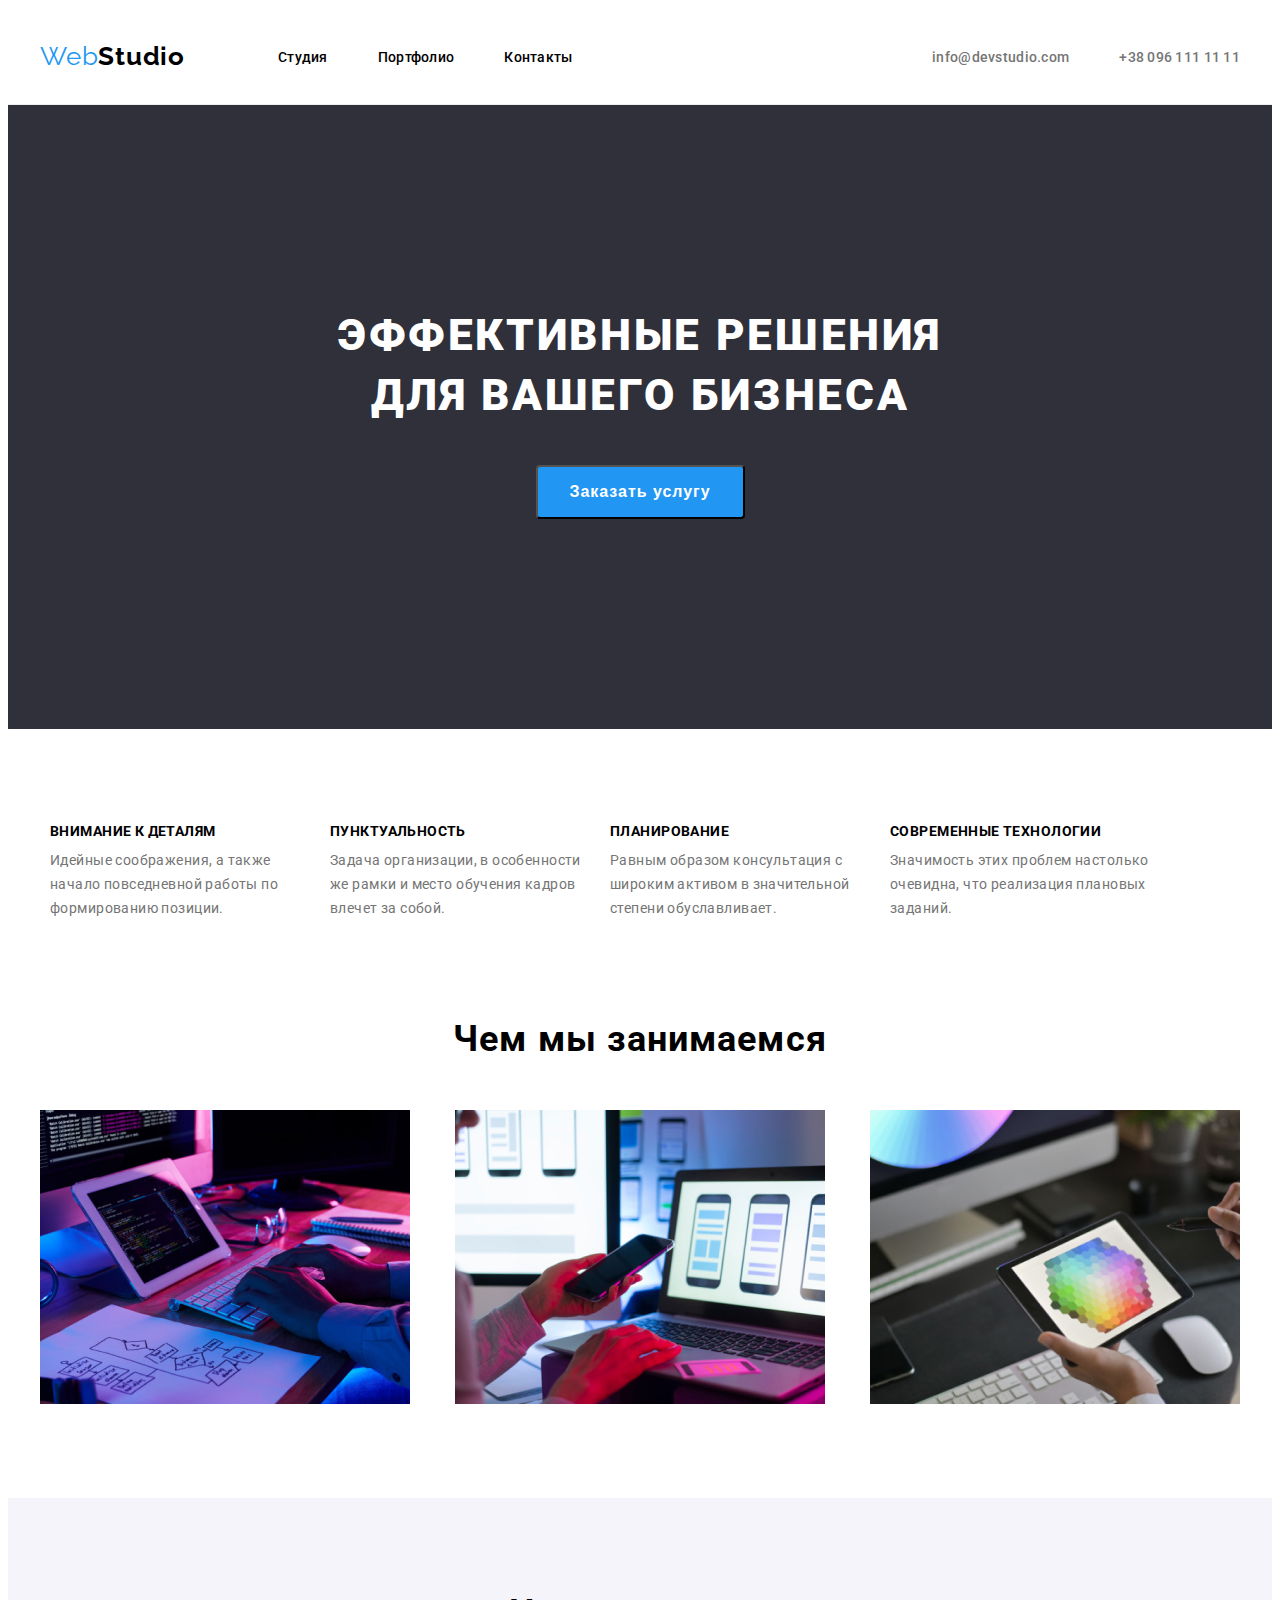
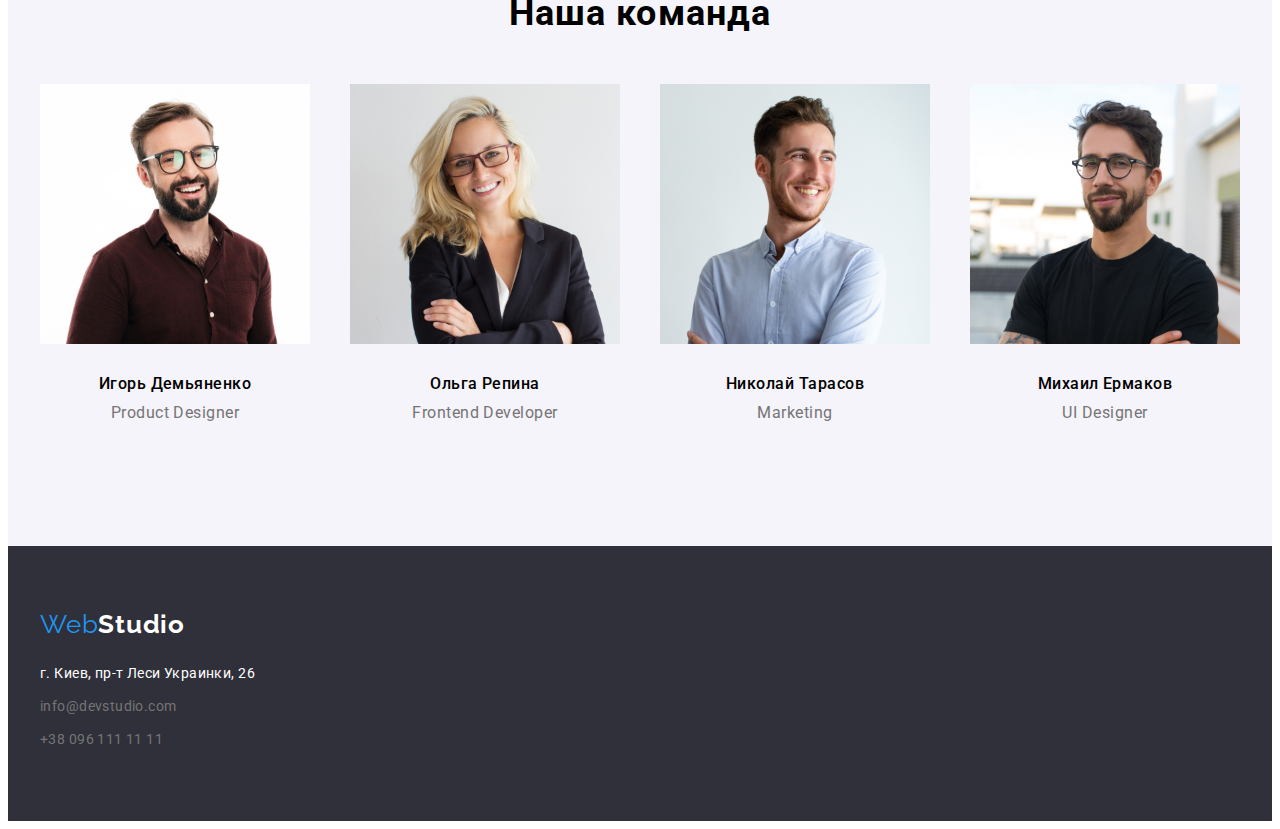
<file: index.html>
<!DOCTYPE html>
<html lang="ru">
<head>
    <meta charset="UTF-8">
    <meta name="viewport" content="width=device-width, initial-scale=1.0">
    <title>WebStudio</title>
    <link rel="stylesheet" href="https://cdnjs.cloudflare.com/ajax/libs/modern-normalize/1.0.0/modern-normalize.min.css"
        integrity="sha512-ISS7cAi1PEhQ8jnbJpJZMd29NlhNj4AWYyLOSp2CE/CsHxTCu+r+t0D2yoJudVrd0/8fTVPUVDzY5Tvli75u/g=="
        crossorigin="anonymous" />
    <link rel="preconnect" href="https://fonts.gstatic.com">
    <link
        href="https://fonts.googleapis.com/css2?family=Oleo+Script&family=Raleway:wght@700&family=Roboto:wght@500;700;900&display=swap"
        rel="stylesheet">
    <link rel="stylesheet" href="./css/styles.css">    
</head>
<body>
    <!--Header-->
    <header class="header">
        <div class="container">
        <nav class="navigation">
         <div>
            <a class="logo" href="./index.html"><span class="logo-web">
             Web</span>Studio</a>

         </div>
         <ul class="navigation-list">
            <li class="navigation-list-item list">
               <a class="navigation-list-link link" href="./index.html">Студия</a>
            </li>
            <li class="navigation-list-item list">
               <a class="navigation-list-link link" href="./portfolio.html">Портфолио</a>
            </li>
            <li class="navigation-list-item list">
               <a class="navigation-list-link link" href="#">Контакты</a>
            </li>
          </ul>
        </nav>
        <address class="address">
            <ul class="address-list list">
               <li class="addres-list-item">
                 <a class="header-mail link" href="mailto:info@devstudio.com">info@devstudio.com</a>
               </li>
               <li class="addres-list-item">
                 <a class="header-tel link " href="tel:+380961111111">+38 096 111 11 11</a>
               </li>
           </ul>
        </address> 
        </div>
    </header>
    <main>
    <!--Hero-->
            <section class="hero">
              <div class="container">
                <h1 class="hero-heading">Эффективные решения<br>для вашего бизнеса</h1>
                <button class="hero-button" type="button">Заказать услугу</button>
              </div>
            </section>
    <!--Advantages-->
        <section class="advantages">
          <div class="container">
            <h2 hidden>Наши преймущества</h2>
               <ul class="advantages-list list">
                   <li class="advantages-list-item">
                       <h3 class="advantages-list-heading">Внимание к деталям</h3>
                       <p class="advantages-list-item-text">Идейные соображения, а также начало повседневной работы по формированию позиции.</p>
                    </li>
                   <li class="advantages-list-item">
                       <h3 class="advantages-list-heading">Пунктуальность</h3>
                       <p class="advantages-list-item-text">Задача организации, в особенности же рамки и место обучения кадров влечет за собой.</p>
                    </li>
                   <li class="advantages-list-item">
                       <h3 class="advantages-list-heading">Планирование</h3>
                       <p class="advantages-list-item-text">Равным образом консультация с широким активом в значительной степени обуславливает.</p>
                    </li>
                   <li class="advantages-list-item">
                       <h3 class="advantages-list-heading">Современные технологии</h3>
                       <p class="advantages-list-item-text">Значимость этих проблем настолько очевидна, что реализация плановых заданий.</p>
                    </li>
               </ul>
          </div>
        </section>
    <!--Directions-->
        <section class="directions"> 
          <div class="container">
            <h2 class="title">Чем мы занимаемся</h2>
               <ul class="directions-list list">
                    <li class="directions-list-item">
                        <img class="directions-list-img" src="./images/1.jpg" alt="работа за клавиатурой" width="370" height="294">
                    </li>
                    <li class="directions-list-item">
                        <img class="directions-list-img" src="./images/2.jpg" alt="работа с мобильного" width="370" height="294">
                    </li>
                    <li class="directions-list-item">
                        <img class="directions-list-img" src="./images/3.jpg" alt="работа с планшета" width="370" height="294">
                    </li>
               </ul>
          </div>
        </section>    
    <!--Command-->
                <section class="command">
                  <div class="container">
                    <h2 class="title">Наша команда</h2>
                    <ul class="command-list list">
                        <li class="command-list-item" >
                          <img class="command-photo" src="./images/igor.jpg" alt="Игорь Демьяненко" 
                            width="270" height="260">
                            <div class="command-card">
                               <h3 class="command-names">Игорь Демьяненко</h3>
                               <p class="command-position">Product Designer</p>
                            </div>
                        </li>
                        <li class="command-list-item">
                          <img class="command-photo" src="./images/olha.jpg" alt="Ольга Репина" width="270" height="260">
                            <div class="command-card">
                               <h3 class="command-names">Ольга Репина</h3>
                               <p class="command-position">Frontend Developer</p>
                            </div>
                        </li>
                        <li class="command-list-item" >
                          <img class="command-photo" src="./images/nik.jpg" alt="Николай Тарасов" width="270" height="260">
                            <div class="command-card">
                               <h3 class="command-names">Николай Тарасов</h3>
                               <p class="command-position">Marketing</p>
                            </div>
                        </li>
                        <li class="command-list-item" >
                          <img class="command-photo" src="./images/misha.jpg" alt="Михаил Ермаков" width="270" height="260">
                            <div class="command-card">
                               <h3 class="command-names">Михаил Ермаков</h3>
                               <p class="command-position">UI Designer</p>
                            </div> 
                        </li>
                    </ul>
                  </div>
                </section>      
  </main>
    <!--Footer-->  
  <footer class="footer">
    <div class="container">
        <div class="footer-logo-link">
           <a class="footer-logo link" href="./index.html"><span class="foorer-logo-web">Web</span>Studio</a>
        </div>
        <ul class="footer-list list">
         <li class="footer-list-item">
            <a class="footer-address link" href="https://goo.gl/maps/x8yCk9mF4ue9fjj36" target="_blank">г. Киев, пр-т Леси Украинки, 26</a>
         </li>
         <li class="footer-list-item">
            <a class="footer-contacts link" href="mailto:info@devstudio.com">info@devstudio.com</a>
         </li >
         <li class="footer-list-item" >
            <a class="footer-contacts link" href="tel:+380961111111">+38 096 111 11 11</a>
         </li>
        </ul>
    </div>

  </footer>
</body>
</html>
</file>
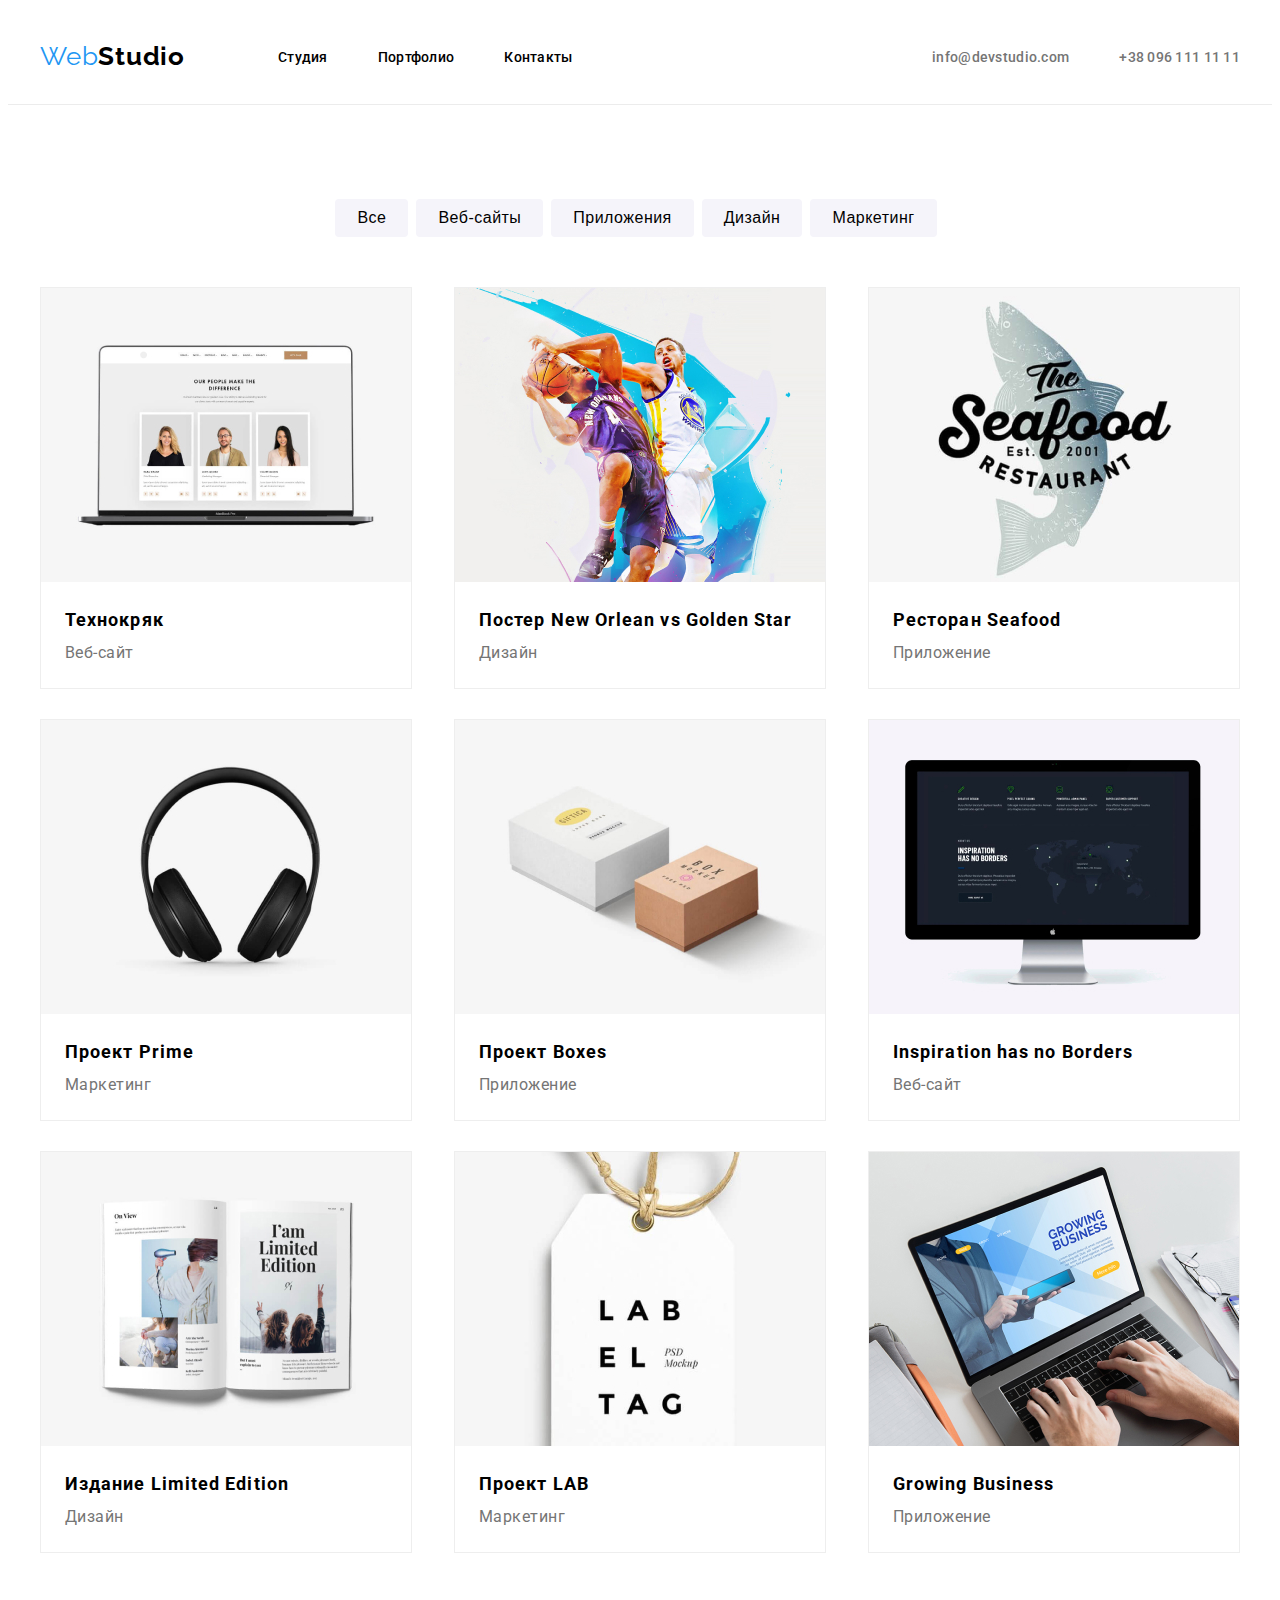
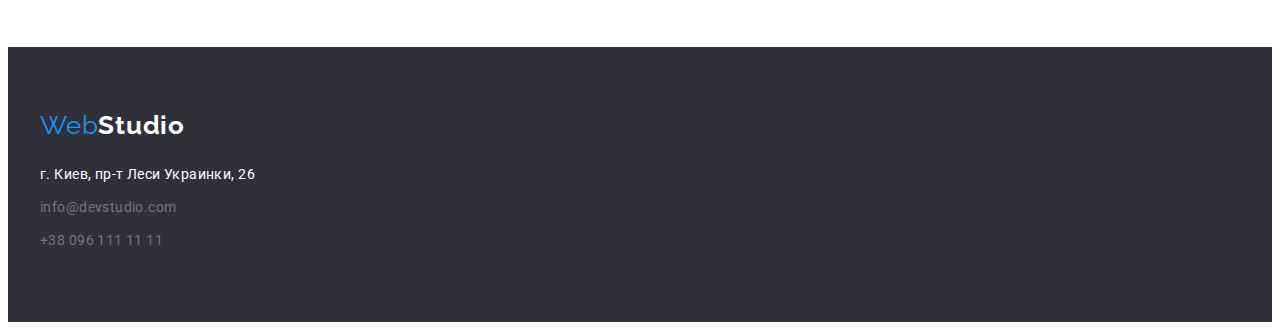
<file: portfolio.html>
<!DOCTYPE html>
<html lang="ru">
<head>
    <meta charset="UTF-8">
    <meta name="viewport" content="width=device-width, initial-scale=1.0">
    <title>Портфолио</title>
    <link rel="stylesheet" href="https://cdnjs.cloudflare.com/ajax/libs/modern-normalize/1.0.0/modern-normalize.min.css"
        integrity="sha512-ISS7cAi1PEhQ8jnbJpJZMd29NlhNj4AWYyLOSp2CE/CsHxTCu+r+t0D2yoJudVrd0/8fTVPUVDzY5Tvli75u/g=="
        crossorigin="anonymous" />
    <link rel="preconnect" href="https://fonts.gstatic.com">
    <link
        href="https://fonts.googleapis.com/css2?family=Oleo+Script&family=Raleway:wght@700&family=Roboto:wght@500;700;900&display=swap"
        rel="stylesheet">
        
    <link rel="stylesheet" href="./css/styles.css">    
</head>
<body>
<!--Header-->
<header class="header">
    <div class="container">
        <nav class="navigation">
            <div>
                <a class="logo" href="./index.html"><span class="logo-web">
                        Web</span>Studio</a>

            </div>
            <ul class="navigation-list">
                <li class="navigation-list-item list">
                    <a class="navigation-list-link link" href="./index.html">Студия</a>
                </li>
                <li class="navigation-list-item list">
                    <a class="navigation-list-link link" href="./portfolio.html">Портфолио</a>
                </li>
                <li class="navigation-list-item list">
                    <a class="navigation-list-link link" href="#">Контакты</a>
                </li>
            </ul>
        </nav>
        <address class="address">
            <ul class="address-list list">
                <li class="addres-list-item">
                    <a class="header-mail link" href="mailto:info@devstudio.com">info@devstudio.com</a>
                </li>
                <li class="addres-list-item">
                    <a class="header-tel link " href="tel:+380961111111">+38 096 111 11 11</a>
                </li>
            </ul>
        </address>
    </div>
</header>

    <main>
       
     <h1 hidden>Портфолио</h1>
      <!--Button-->
      <section class="portfolio">
       <div class="container">
           
           <ul class="portfolio-list list">
               <li class="portfolio-list-item">
                   <button class="portfolio-list-btn" type="button">Все</button>
               </li>
               <li class="portfolio-list-item">
                   <button class="portfolio-list-btn" type="button">Веб-сайты</button>
               </li>
               <li class="portfolio-list-item">
                   <button class="portfolio-list-btn" type="button">Приложения</button>
               </li> 
               <li class="portfolio-list-item">
                   <button class="portfolio-list-btn" type="button">Дизайн</button>
               </li>
               <li class="portfolio-list-item">
                   <button class="portfolio-list-btn" type="button">Маркетинг</button>
               </li>  
           </ul>
        
        
    
    <!--Progects examples-->
    
     <ul class="examples list">
        <li class="examples-list">
            <a class="examples-link link" href="#">
                <img class="examples-list-img" src="./images/portfolio/tehnockryak.jpg" alt="Технокряк">
            <div class="card-content">
                <h2 class="examples-list-heading" >Технокряк</h2>
                <p class="examples-list-text" >Веб-сайт</p>
            </div>
            </a>
        </li>
        <li class="examples-list">
            <a class="examples-link link" href="#">
                <img class="examples-list-img" src="./images/portfolio/basketball.jpg" alt="Постер New Orlean vs Golden Star">
             <div class="card-content">
                <h2 class="examples-list-heading" >Постер New Orlean vs Golden Star</h2>
                <p class="examples-list-text" >Дизайн</p>
              </div> 
            </a>
        </li>
        <li class="examples-list">
            <a class="examples-link link" href="#">  
                <img class="examples-list-img" src="./images/portfolio/restaurant.jpg" alt="Ресторан Seafood">
             <div class="card-content">
                <h2 class="examples-list-heading" >Ресторан Seafood</h2>
                <p class="examples-list-text" >Приложение</p>
             </div>
            </a>
        </li>
        <li class="examples-list">
            <a class="examples-link link" href="#">
                <img class="examples-list-img" src="./images/portfolio/headphones.jpg" alt="Проект Prime">
             <div class="card-content">
                <h2 class="examples-list-heading" >Проект Prime</h2>
                <p class="examples-list-text" >Маркетинг</p>
             </div>
            </a>
        </li>
        <li class="examples-list">
            <a class="examples-link link" href="#">
               <img class="examples-list-img" src="./images/portfolio/box.jpg" alt="Проект Boxes">
             <div class="card-content">
               <h2 class="examples-list-heading" >Проект Boxes</h2>
               <p class="examples-list-text" >Приложение</p>
             </div>
            </a>
        </li>
        <li class="examples-list">
            <a class="examples-link link" href="#">
               <img class="examples-list-img" src="./images/portfolio/computer.jpg" alt="Inspiration has no Borders">
             <div class="card-content">
               <h2 class="examples-list-heading" >Inspiration has no Borders</h2>
               <p class="examples-list-text" >Веб-сайт</p>
             </div> 
            </a>
        </li>
        <li class="examples-list">
            <a class="examples-link link" href="#">
               <img class="examples-list-img" src="./images/portfolio/book.jpg" alt="Издание Limited Edition">
             <div class="card-content">
               <h2 class="examples-list-heading" >Издание Limited Edition</h2>
               <p class="examples-list-text" >Дизайн</p>
             </div>
            </a>
        </li>
        <li class="examples-list">
            <a class="examples-link link" href="#">
               <img class="examples-list-img" src="./images/portfolio/tag.jpg" alt="Проект LAB">
             <div class="card-content">
               <h2 class="examples-list-heading" >Проект LAB</h2>
               <p class="examples-list-text" >Маркетинг</p>
             </div> 
            </a>
        </li>
        <li class="examples-list">
            <a class="examples-link link" href="#">
               <img class="examples-list-img" src="./images/portfolio/notebook.jpg" alt="Growing Business">
             <div class="card-content">
               <h2 class="examples-list-heading" >Growing Business</h2>
               <p class="examples-list-text" >Приложение</p>
             </div>
            </a>
        </li>
        
     </ul> 
    </div>
    </section>
    </main>
  <!--Footer-->
    <footer class="footer">
        <div class="container">
            <div class="footer-logo-link">
                <a class="footer-logo link" href="./index.html"><span class="foorer-logo-web">Web</span>Studio</a>
            </div>
            <ul class="footer-list list">
                <li class="footer-list-item">
                    <a class="footer-address link" href="https://goo.gl/maps/x8yCk9mF4ue9fjj36" target="_blank">г. Киев,
                        пр-т Леси Украинки, 26</a>
                </li>
                <li class="footer-list-item">
                    <a class="footer-contacts link" href="mailto:info@devstudio.com">info@devstudio.com</a>
                </li>
                <li class="footer-list-item">
                    <a class="footer-contacts link" href="tel:+380961111111">+38 096 111 11 11</a>
                </li>
            </ul>
        </div>
    
    </footer>
</body>
</html>
</file>
<file: css/styles.css>
:root {
  --accent-color: #2196f3;
  --accent-color-text: #000000;
  --second-color-text: #757575;
  --third-color-text: #ffff;
  --main-font: "Roboto", sans-serif;
  --second-font: "Raleway", sans-serif;
  --third-font: "Oleo Script", cursive;
}
body {
  font-family: var(--main-font);
}
.list {
  list-style: none;
}
.link {
  text-decoration: none;
}
h1,
h2,
h3,
h4,
h5,
h6 {
  margin: 0;
}
ul,
ol {
  margin: 0;
  padding: 0;
}
p {
  margin: 0;
}
img {
  display: block;
}
.navigation-list-link:hover,
.navigation-list-link:focus,
.header-tel:hover,
.header-tel:focus,
.header-mail:hover,
.header-mail:focus {
  color: var(--accent-color);
}
.container {
  width: 1200px;
  margin: 0 auto;
  padding: 0 15px;
}
.title {
  font-size: 36px;
  font-weight: 700;
  line-height: 1.167;
  letter-spacing: 0.03em;
  text-align: center;
  color: var(--accent-color-text);
  margin-bottom: 50px;
}

/*===========Header===========*/
.header {
  display: flex;
  align-items: center;
  padding-top: 30px;
  padding-bottom: 30px;
  border-bottom: 1px solid #ececec;
}
.navigation {
  display: flex;
  align-items: center;
}
.navigation-list {
  display: flex;
  align-items: center;
}
.address-list {
  display: flex;
  align-items: center;
}
.header .logo {
  margin-right: 93px;
}
.navigation-list-item:not(:last-child),
.addres-list-item:not(:last-child) {
  margin-right: 50px;
}
.header .address {
  margin-left: auto;
}
.header .container {
  display: flex;
  align-items: center;
}
.logo {
  font-family: var(--second-font);
  font-size: 26px;
  font-weight: 700;
  line-height: 1.192;
  letter-spacing: 0.03em;
  text-align: left;
  color: var(--accent-color-text);
  text-decoration: none;
}
.logo-web {
  font-family: var(--second-font);
  font-size: 26px;
  font-weight: 400;
  line-height: 1.385;
  letter-spacing: 0.03em;
  text-align: left;
  color: var(--accent-color);
}
.navigation-list-link {
  font-size: 14px;
  font-weight: 500;
  line-height: 1.143;
  letter-spacing: 0.02em;
  text-align: left;
  color: var(--accent-color-text);
  text-decoration: none;
}

.header-tel,
.header-mail {
  font-size: 14px;
  font-weight: 500;
  line-height: 1.143;
  letter-spacing: 0.02em;
  text-align: left;
  color: var(--second-color-text);
  text-decoration: none;
}
.address {
  font-style: normal;
}
/*=========== End Header===========*/
/*===========Hero===========*/
.hero {
  text-align: center;
  padding-bottom: 210px;
  background-color: #2f303a;
}
.hero-heading {
  font-size: 44px;
  font-weight: 900;
  line-height: 1.367;
  letter-spacing: 0.06em;
  text-transform: uppercase;
  text-align: center;
  color: var(--third-color-text);
  margin-bottom: 40px;
  padding-top: 200px;
}
.hero-button {
  font-size: 16px;
  font-weight: 700;
  line-height: 1.875;
  letter-spacing: 0.06em;
  background: var(--accent-color);
  color: var(--third-color-text);
  min-width: 200px;
  border-radius: 4px;
  cursor: pointer;
  padding: 10px 32px;
}
.hero-button:hover,
.hero-button:focus {
  background-color: var(--third-color-text);
  color: var(--accent-color);
}
/*===========End Hero===========*/
/*===========Advantages===========*/
.advantages {
  padding-top: 94px;
  justify-content: flex-start;
}
.advantages-list {
  display: flex;
  text-align: center;
}
.advantages-list-item {
  padding-left: 10px;
}

.advantages-list-heading {
  font-size: 14px;
  font-weight: 700;
  line-height: 1.143;
  letter-spacing: 0.03em;
  text-align: left;
  text-transform: uppercase;
  color: var(--accent-color-text);
  padding-bottom: 10px;
}
.advantages-list-item-text {
  font-size: 14px;
  font-weight: 400;
  line-height: 1.714;
  letter-spacing: 0.03em;
  text-align: left;
  color: var(--second-color-text);
  width: 270px;
  height: 75px;
}
/*===========End Advantages===========*/
/*===========Directions===========*/
.directions {
  padding-bottom: 94px;
  padding-top: 94px;
}
.directions-list {
  display: flex;
  justify-content: space-between;
}
/*===========End Directions===========*/
/*===========Command===========*/
.command {
  background-color: #f5f4fa;
  padding-bottom: 94px;
  padding-top: 94px;
}
.command-list-item:not(:first-child) {
  padding-left: 30px;
}

.command-photo {
  height: 260px;
  width: 270px;
  align-items: flex-start;
}
.command-list {
  display: flex;
  justify-content: space-between;
}
.command-card {
  padding-top: 30px;
  padding-bottom: 30px;
}
.command-names {
  font-size: 16px;
  font-weight: 500;
  line-height: 1.188;
  letter-spacing: 0.03em;
  color: var(--accent-color-text);
  text-align: center;
  margin-bottom: 10px;
}
.command-position {
  font-size: 16px;
  font-weight: 400;
  line-height: 1.188;
  letter-spacing: 0.03em;
  color: var(--second-color-text);
  text-align: center;
}

/*===========End Command===========*/
/*===========Footer===========*/
.footer {
  background-color: #2f303a;
  padding-top: 60px;
  padding-bottom: 60px;
}
.footer-list-item {
  margin-bottom: 9px;
}
.footer-logo-link {
  margin-bottom: 20px;
}
.footer-logo {
  font-family: var(--second-font);
  font-size: 26px;
  font-weight: 700;
  line-height: 1.192;
  letter-spacing: 0.03em;
  text-align: left;
  color: var(--third-color-text);
}
.foorer-logo-web {
  font-family: var(--second-font);
  font-size: 26px;
  font-weight: 400;
  line-height: 1.385;
  letter-spacing: 0.03em;
  text-align: left;
  color: var(--accent-color);
}
.footer-address {
  font-size: 14px;
  font-weight: 400;
  line-height: 1.714;
  letter-spacing: 0.03em;
  text-align: left;
  color: var(--third-color-text);
}

.footer-contacts {
  font-size: 14px;
  font-weight: 400;
  line-height: 1.714;
  letter-spacing: 0.03em;
  text-align: left;
  color: var(--second-color-text);
}

/*===========End Footer===========*/
/*===========Button===========*/
.portfolio-list-btn:focus,
.portfolio-list-btn:hover {
  background-color: var(--accent-color);
  color: var(--third-color-text);
}
.portfolio {
  padding-top: 94px;
  margin-bottom: 94px;
}
.portfolio-list {
  display: flex;
  text-align: center;

  margin-bottom: 50px;
  justify-content: center;
}
.portfolio-list-btn {
  font-size: 16px;
  font-weight: 500;
  line-height: 1.625;
  letter-spacing: 0.03em;
  text-align: center;
  color: var(--accent-color-text);
  margin-right: 8px;
  min-height: 38px;
  border-radius: 4px;
  background-color: #f5f4fa;
  padding: 6px 22px;
  border: none;
}
/*===========End Button===========*/
/*===========Progects examples===========*/
.examples {
  display: flex;
  flex-wrap: wrap;

  justify-content: space-between;
}
.examples-list-img {
  height: 294px;
  width: 370px;
}
.examples-list {
  border: 1px solid #eeeeee;
  margin-bottom: 30px;
}
.examples-list:nth-child(n + 7) {
  margin-bottom: 0;
}
.card-content {
  padding: 20px 24px;
}
.examples-list-heading {
  font-size: 18px;
  font-weight: 700;
  line-height: 2;
  letter-spacing: 0.06em;
  text-align: left;
  color: var(--accent-color-text);
}
.examples-list-text {
  font-size: 16px;
  font-weight: 400;
  line-height: 1.875;
  letter-spacing: 0.03em;
  text-align: left;
  color: var(--second-color-text);
}
/*===========End Progects examples===========*/
</file>
